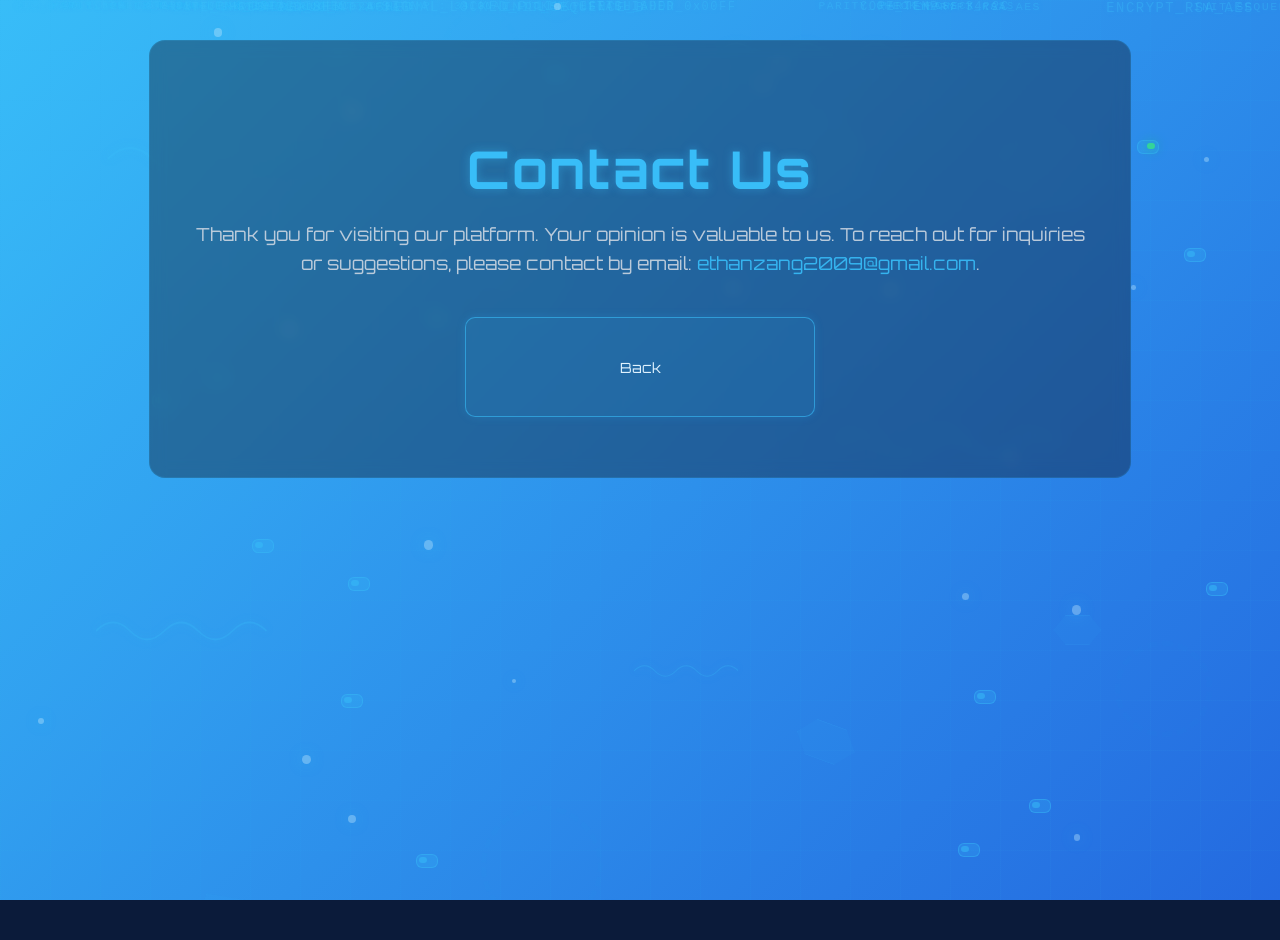
<file: contact.html>
<!DOCTYPE html>
<html lang="en">
<head>
  <meta charset="UTF-8">
  <meta name="viewport" content="width=device-width, initial-scale=1.0, viewport-fit=cover">
  <link href="https://fonts.googleapis.com/css2?family=Orbitron:wght@400;600&display=swap" rel="stylesheet">
  <title>Contact Us - CyanTech</title>
  <link rel="stylesheet" href="style.css">
  <link rel="stylesheet" href="background-effects.css">
</head>
<body>
  <div class="container">
    <h1>Contact Us</h1>
    <p style="line-height: 1.6; margin-bottom: 40px;">
      Thank you for visiting our platform. Your opinion is valuable to us. To reach out for inquiries or suggestions, please contact by email: <a href="mailto:ethanzang2009@gmail.com" style="color: #38bdf8; text-decoration: none;">ethanzang2009@gmail.com</a>.
    </p>
    <div style="display: flex; justify-content: center; margin-top: 30px;">
      <button onclick="NavigationController.goHome()" class="tech-btn" style="width: 350px; height: 100px;">Back</button>
    </div>
  </div>

  <script src="stateManager.js"></script>
  <script src="auth.js"></script>
  <script src="flowRules.js"></script>
  <script src="flowEngine.js"></script>
  <script src="navigationController.js"></script>
  <script src="background-effects.js"></script>
  <script src="app.js"></script>
</body>
</html>
</file>
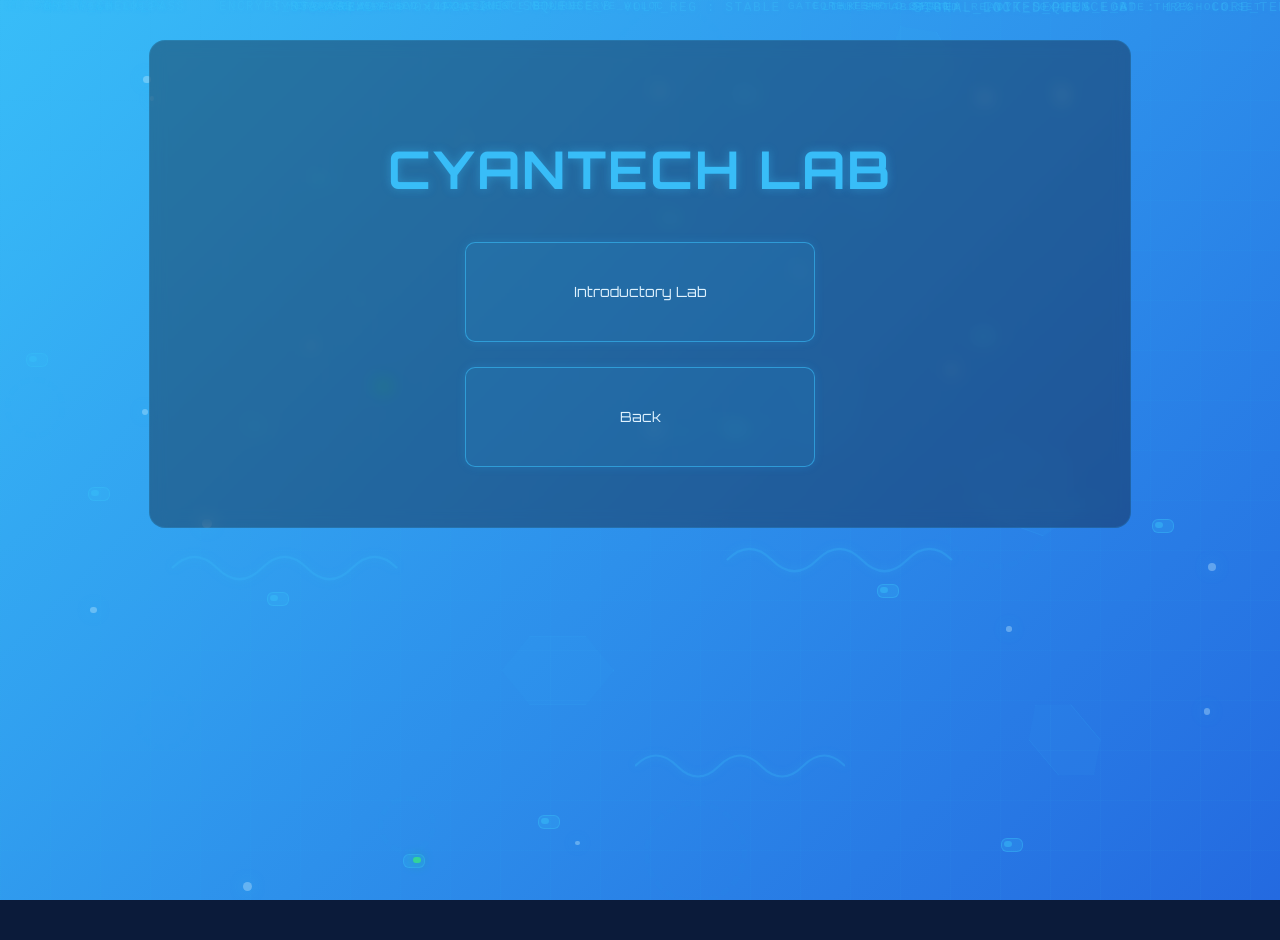
<file: enter-lab.html>
<!DOCTYPE html>
<html lang="en">
<head>
  <meta charset="UTF-8">
  <meta name="viewport" content="width=device-width, initial-scale=1.0, viewport-fit=cover">
  <link href="https://fonts.googleapis.com/css2?family=Orbitron:wght@400;600&display=swap" rel="stylesheet">
  <title>CyanTech Lab</title>
  <link rel="stylesheet" href="style.css">
  <link rel="stylesheet" href="background-effects.css">
</head>
<body>
  <div class="container">
    <h1>CYANTECH LAB</h1>
    <div style="display: flex; flex-direction: column; align-items: center; gap: 25px; margin-top: 40px;">
      <button class="tech-btn" style="width: 350px; height: 100px;" onclick="NavigationController.navigate('INTRO_LAB')">Introductory Lab</button>
      <button class="tech-btn" style="width: 350px; height: 100px;" onclick="NavigationController.goHome()">Back</button>
    </div>
  </div>

  <script src="stateManager.js"></script>
  <script src="auth.js"></script>
  <script src="flowRules.js"></script>
  <script src="flowEngine.js"></script>
  <script src="navigationController.js"></script>
  <script src="background-effects.js"></script>
  <script src="app.js"></script>
</body>
</html>
</file>
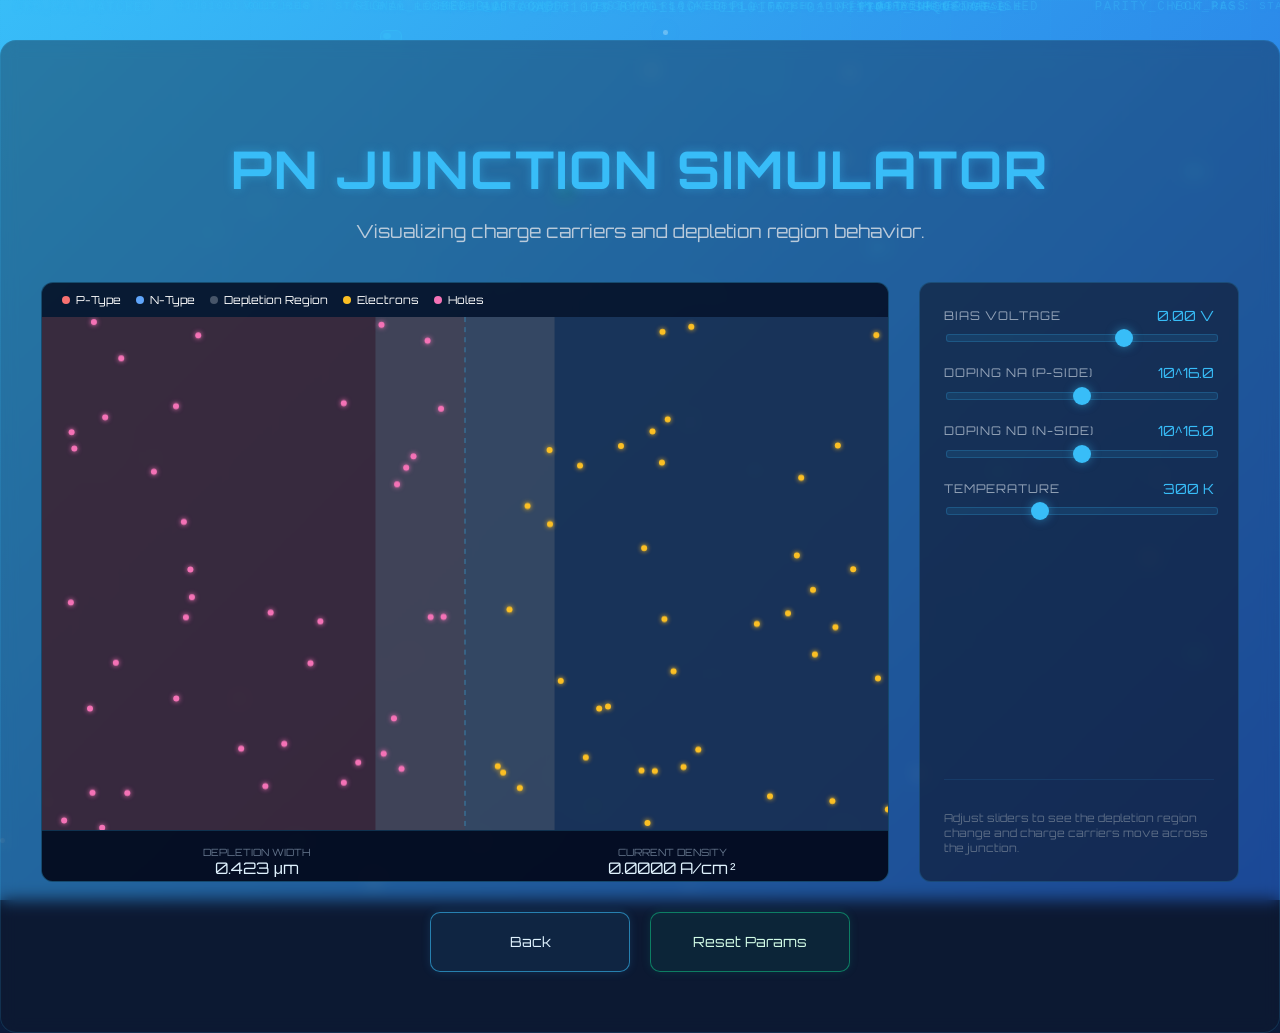
<file: free-simulator.html>
<!DOCTYPE html>
<html lang="en">
<head>
  <meta charset="UTF-8">
  <meta name="viewport" content="width=device-width, initial-scale=1.0, viewport-fit=cover">
  <link href="https://fonts.googleapis.com/css2?family=Orbitron:wght@400;600&family=Inter:wght@400;500&display=swap" rel="stylesheet">
  <title>Free Simulator - CyanTech</title>
  <link rel="stylesheet" href="style.css">
  <link rel="stylesheet" href="background-effects.css">
  <style>
    :root {
      --p-color: #f87171;
      --n-color: #60a5fa;
      --depletion-color: #475569;
      --electron-color: #fbbf24;
      --hole-color: #f472b6;
    }

    .sim-layout {
      display: grid;
      grid-template-columns: 1fr 320px;
      gap: 30px;
      margin-top: 30px;
      height: 600px;
    }

    .visual-viewport {
      background: rgba(2, 6, 23, 0.8);
      border: 1px solid rgba(56, 189, 248, 0.3);
      border-radius: 12px;
      position: relative;
      overflow: hidden;
      display: flex;
      flex-direction: column;
    }

    .canvas-container {
      flex: 1;
      position: relative;
    }

    canvas {
      width: 100%;
      height: 100%;
    }

    .control-panel {
      background: rgba(15, 23, 42, 0.6);
      border: 1px solid rgba(56, 189, 248, 0.2);
      border-radius: 12px;
      padding: 24px;
      display: flex;
      flex-direction: column;
      gap: 20px;
      text-align: left;
    }

    .control-group {
      display: flex;
      flex-direction: column;
      gap: 8px;
    }

    .control-header {
      display: flex;
      justify-content: space-between;
      align-items: center;
    }

    .control-label {
      font-size: 12px;
      color: #94a3b8;
      text-transform: uppercase;
      letter-spacing: 1px;
    }

    .control-value {
      font-family: 'Orbitron', monospace;
      font-size: 14px;
      color: #38bdf8;
    }

    input[type="range"] {
      -webkit-appearance: none;
      width: 100%;
      height: 6px;
      background: rgba(56, 189, 248, 0.1);
      border-radius: 3px;
      outline: none;
      border: 1px solid rgba(56, 189, 248, 0.2);
    }

    input[type="range"]::-webkit-slider-thumb {
      -webkit-appearance: none;
      width: 18px;
      height: 18px;
      background: #38bdf8;
      border-radius: 50%;
      cursor: pointer;
      box-shadow: 0 0 10px rgba(56, 189, 248, 0.5);
    }

    .stats-panel {
      margin-top: auto;
      padding: 15px;
      background: rgba(2, 6, 23, 0.5);
      border-top: 1px solid rgba(56, 189, 248, 0.2);
      display: grid;
      grid-template-columns: 1fr 1fr;
      gap: 15px;
    }

    .stat-item {
      display: flex;
      flex-direction: column;
    }

    .stat-label {
      font-size: 10px;
      color: #64748b;
      text-transform: uppercase;
    }

    .stat-value {
      font-family: 'Orbitron', monospace;
      font-size: 16px;
      color: #e0f2fe;
    }

    .legend {
      display: flex;
      gap: 15px;
      padding: 10px 20px;
      font-size: 11px;
    }

    .legend-item {
      display: flex;
      align-items: center;
      gap: 6px;
    }

    .dot {
      width: 8px;
      height: 8px;
      border-radius: 50%;
    }

    .btn-group {
      display: flex;
      justify-content: center;
      gap: 20px;
      margin-top: 30px;
    }

    @media (max-width: 1000px) {
      .sim-layout {
        grid-template-columns: 1fr;
        height: auto;
      }
      .visual-viewport {
        height: 400px;
      }
    }
  </style>
</head>
<body>
  <div class="container" style="max-width: 1200px;">
    <h1>PN JUNCTION SIMULATOR</h1>
    <p>Visualizing charge carriers and depletion region behavior.</p>

    <div class="sim-layout">
      <div class="visual-viewport">
        <div class="legend">
          <div class="legend-item"><span class="dot" style="background: var(--p-color)"></span> P-Type</div>
          <div class="legend-item"><span class="dot" style="background: var(--n-color)"></span> N-Type</div>
          <div class="legend-item"><span class="dot" style="background: var(--depletion-color)"></span> Depletion Region</div>
          <div class="legend-item"><span class="dot" style="background: var(--electron-color)"></span> Electrons</div>
          <div class="legend-item"><span class="dot" style="background: var(--hole-color)"></span> Holes</div>
        </div>
        <div class="canvas-container">
          <canvas id="simCanvas"></canvas>
        </div>
        <div class="stats-panel">
          <div class="stat-item">
            <span class="stat-label">Depletion Width</span>
            <span id="stat-w" class="stat-value">0.45 µm</span>
          </div>
          <div class="stat-item">
            <span class="stat-label">Current Density</span>
            <span id="stat-j" class="stat-value">0.00 A/cm²</span>
          </div>
        </div>
      </div>

      <div class="control-panel">
        <div class="control-group">
          <div class="control-header">
            <span class="control-label">Bias Voltage</span>
            <span id="val-voltage" class="control-value">0.0 V</span>
          </div>
          <input type="range" id="input-voltage" min="-2" max="1" step="0.05" value="0">
        </div>

        <div class="control-group">
          <div class="control-header">
            <span class="control-label">Doping Na (P-side)</span>
            <span id="val-na" class="control-value">1e16</span>
          </div>
          <input type="range" id="input-na" min="14" max="18" step="0.1" value="16">
        </div>

        <div class="control-group">
          <div class="control-header">
            <span class="control-label">Doping Nd (N-side)</span>
            <span id="val-nd" class="control-value">1e16</span>
          </div>
          <input type="range" id="input-nd" min="14" max="18" step="0.1" value="16">
        </div>

        <div class="control-group">
          <div class="control-header">
            <span class="control-label">Temperature</span>
            <span id="val-temp" class="control-value">300 K</span>
          </div>
          <input type="range" id="input-temp" min="200" max="500" step="10" value="300">
        </div>

        <div style="margin-top: auto; padding-top: 20px; border-top: 1px solid rgba(56, 189, 248, 0.1);">
          <p style="font-size: 11px; color: #64748b; line-height: 1.4; margin-bottom: 0;">
            Adjust sliders to see the depletion region change and charge carriers move across the junction.
          </p>
        </div>
      </div>
    </div>

    <div class="btn-group">
      <button class="tech-btn" style="width: 200px; height: 60px;" onclick="window.history.back()">Back</button>
      <button class="tech-btn success" style="width: 200px; height: 60px;" onclick="resetSim()">Reset Params</button>
    </div>
  </div>

  <script src="stateManager.js"></script>
  <script src="navigationController.js"></script>
  <script src="background-effects.js"></script>
  <script>
    const canvas = document.getElementById('simCanvas');
    const ctx = canvas.getContext('2d');
    
    // UI Elements
    const inputVoltage = document.getElementById('input-voltage');
    const inputNa = document.getElementById('input-na');
    const inputNd = document.getElementById('input-nd');
    const inputTemp = document.getElementById('input-temp');
    
    const valVoltage = document.getElementById('val-voltage');
    const valNa = document.getElementById('val-na');
    const valNd = document.getElementById('val-nd');
    const valTemp = document.getElementById('val-temp');
    
    const statW = document.getElementById('stat-w');
    const statJ = document.getElementById('stat-j');

    // Constants
    const q = 1.602e-19;
    const eps0 = 8.854e-14; // F/cm
    const epsSi = 11.7 * eps0;
    const ni0 = 1.5e10; // at 300K
    const k = 1.38e-23;

    let particles = [];
    let animationId;

    class Particle {
      constructor(type, side) {
        this.type = type; // 'electron' or 'hole'
        this.side = side; // 'p' or 'n'
        this.reset();
      }

      reset() {
        const padding = 20;
        if (this.side === 'p') {
          this.x = Math.random() * (canvas.width/2 - padding);
          this.y = Math.random() * canvas.height;
          this.vx = (Math.random() - 0.5) * 2;
          this.vy = (Math.random() - 0.5) * 2;
        } else {
          this.x = canvas.width/2 + padding + Math.random() * (canvas.width/2 - padding);
          this.y = Math.random() * canvas.height;
          this.vx = (Math.random() - 0.5) * 2;
          this.vy = (Math.random() - 0.5) * 2;
        }
      }

      update(depletionLeft, depletionRight, voltage) {
        this.x += this.vx;
        this.y += this.vy;

        // Bounce off top/bottom
        if (this.y < 0 || this.y > canvas.height) this.vy *= -1;

        // Handle Junction interaction
        if (voltage > 0.4) { // Forward bias - carriers can cross
            if (this.x < 0) this.x = canvas.width;
            if (this.x > canvas.width) this.x = 0;
            // Add some drift
            if (this.type === 'electron') this.vx -= 0.05;
            else this.vx += 0.05;
        } else {
            // Blocked by depletion region
            if (this.side === 'p') {
                if (this.x > depletionLeft - 5) this.vx = -Math.abs(this.vx);
                if (this.x < 0) this.vx = Math.abs(this.vx);
            } else {
                if (this.x < depletionRight + 5) this.vx = Math.abs(this.vx);
                if (this.x > canvas.width) this.vx = -Math.abs(this.vx);
            }
        }
        
        // Speed limit
        const speed = Math.sqrt(this.vx**2 + this.vy**2);
        if (speed > 3) {
            this.vx *= 0.9;
            this.vy *= 0.9;
        }
      }

      draw() {
        ctx.beginPath();
        ctx.arc(this.x, this.y, 3, 0, Math.PI * 2);
        ctx.fillStyle = this.type === 'electron' ? '#fbbf24' : '#f472b6';
        ctx.shadowBlur = 5;
        ctx.shadowColor = ctx.fillStyle;
        ctx.fill();
        ctx.shadowBlur = 0;
      }
    }

    function initParticles() {
      particles = [];
      for (let i = 0; i < 40; i++) {
        particles.push(new Particle('hole', 'p'));
        particles.push(new Particle('electron', 'n'));
      }
    }

    function resize() {
      const rect = canvas.parentElement.getBoundingClientRect();
      canvas.width = rect.width;
      canvas.height = rect.height;
      initParticles();
    }

    function updateSim() {
      const V = parseFloat(inputVoltage.value);
      const Na = Math.pow(10, parseFloat(inputNa.value));
      const Nd = Math.pow(10, parseFloat(inputNd.value));
      const T = parseFloat(inputTemp.value);

      // Update UI
      valVoltage.textContent = V.toFixed(2) + ' V';
      valNa.textContent = '10^' + parseFloat(inputNa.value).toFixed(1);
      valNd.textContent = '10^' + parseFloat(inputNd.value).toFixed(1);
      valTemp.textContent = T + ' K';

      // Physics
      const Vt = (k * T) / q;
      const ni = ni0 * Math.exp(1.12 * q / (2 * k) * (1/300 - 1/T)); // Simplified ni(T)
      const Vbi = Vt * Math.log((Na * Nd) / (ni * ni));
      
      let W = 0;
      if (V < Vbi) {
        W = Math.sqrt((2 * epsSi / q) * (Vbi - V) * (1/Na + 1/Nd));
      }
      
      const xn = W * (Na / (Na + Nd));
      const xp = W * (Nd / (Na + Nd));

      // Scaling for visualization (cm to pixels)
      const scale = canvas.width / (2e-4); // 2um full width
      const wPx = W * scale;
      const xnPx = xn * scale;
      const xpPx = xp * scale;

      const mid = canvas.width / 2;
      const depLeft = mid - xpPx;
      const depRight = mid + xnPx;

      statW.textContent = (W * 1e4).toFixed(3) + ' µm';
      
      // Current Density (Simplified Ideal Diode Equation)
      const Js = 1e-12; // Reverse saturation current density (placeholder)
      const J = Js * (Math.exp(V / Vt) - 1);
      statJ.textContent = J.toFixed(4) + ' A/cm²';

      // Render
      ctx.clearRect(0, 0, canvas.width, canvas.height);

      // Draw Regions
      ctx.fillStyle = 'rgba(248, 113, 113, 0.2)'; // P
      ctx.fillRect(0, 0, mid, canvas.height);
      
      ctx.fillStyle = 'rgba(96, 165, 250, 0.2)'; // N
      ctx.fillRect(mid, 0, canvas.width, canvas.height);

      ctx.fillStyle = 'rgba(71, 85, 105, 0.6)'; // Depletion
      ctx.fillRect(depLeft, 0, xpPx + xnPx, canvas.height);
      
      // Junction Line
      ctx.strokeStyle = 'rgba(56, 189, 248, 0.5)';
      ctx.setLineDash([5, 5]);
      ctx.beginPath();
      ctx.moveTo(mid, 0);
      ctx.lineTo(mid, canvas.height);
      ctx.stroke();
      ctx.setLineDash([]);

      // Particles
      particles.forEach(p => {
        p.update(depLeft, depRight, V);
        p.draw();
      });

      animationId = requestAnimationFrame(updateSim);
    }

    function resetSim() {
      inputVoltage.value = 0;
      inputNa.value = 16;
      inputNd.value = 16;
      inputTemp.value = 300;
    }

    window.addEventListener('resize', resize);
    
    // Initial Run
    resize();
    updateSim();

  </script>
</body>
</html>
</file>
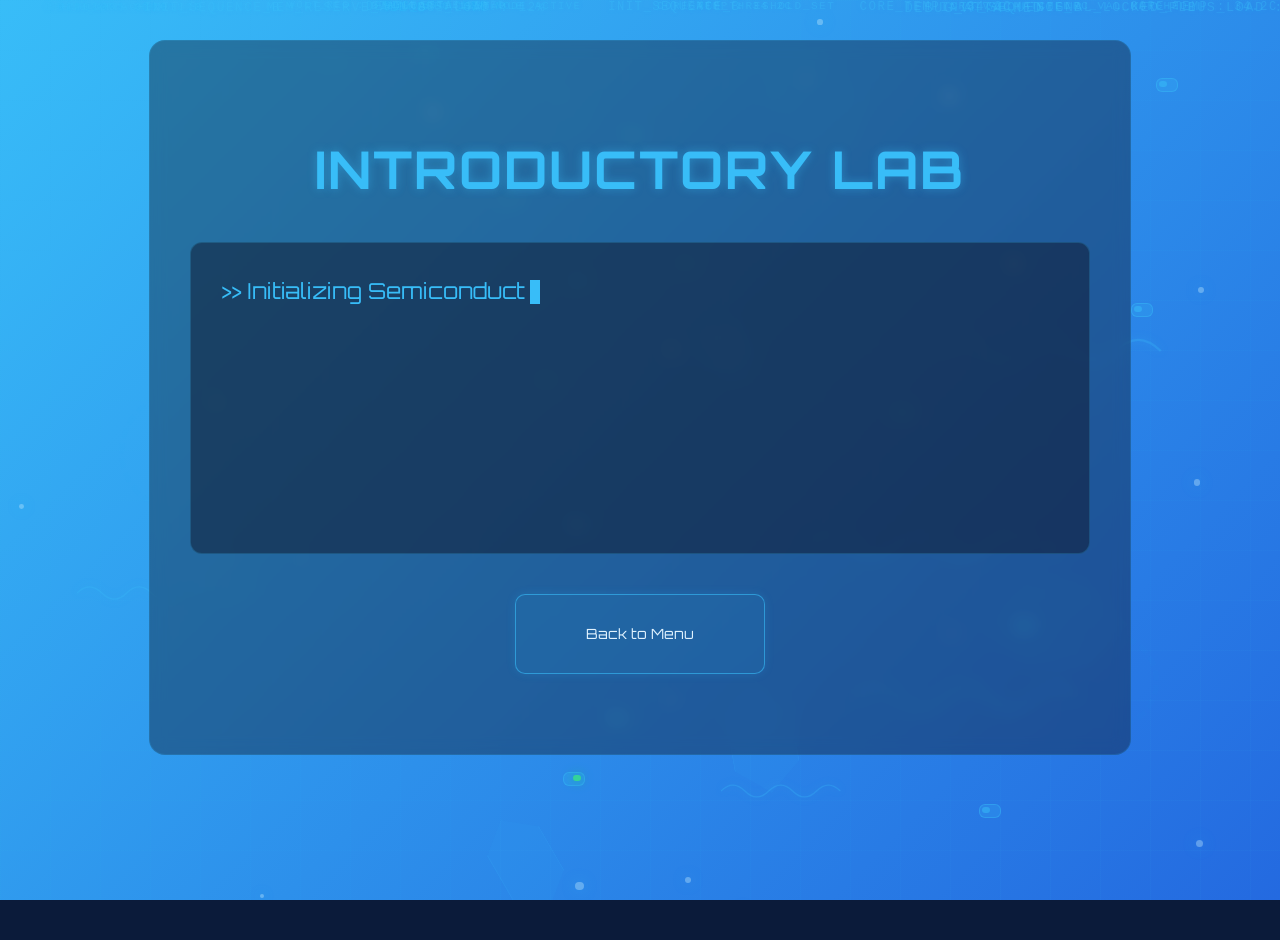
<file: intro-lab.html>
<!DOCTYPE html>
<html lang="en">
<head>
  <meta charset="UTF-8">
  <meta name="viewport" content="width=device-width, initial-scale=1.0, viewport-fit=cover">
  <link href="https://fonts.googleapis.com/css2?family=Orbitron:wght@400;600&display=swap" rel="stylesheet">
  <title>Introductory Lab - CyanTech</title>
  <link rel="stylesheet" href="style.css">
  <style>
    .typewriter-container {
      margin-top: 40px;
      font-size: 22px;
      color: #38bdf8;
      min-height: 250px;
      line-height: 1.6;
      text-align: left;
      padding: 30px;
      background: rgba(15, 23, 42, 0.5);
      border-radius: 12px;
      border: 1px solid rgba(56, 189, 248, 0.2);
      font-family: 'Orbitron', monospace;
      white-space: pre-wrap;
      overflow-y: auto;
    }

    .cursor {
      display: inline-block;
      width: 10px;
      height: 24px;
      background-color: #38bdf8;
      margin-left: 5px;
      animation: blink 0.7s infinite;
      vertical-align: middle;
    }

    @keyframes blink {
      0%, 100% { opacity: 1; }
      50% { opacity: 0; }
    }

    .action-area {
      display: flex;
      justify-content: center;
      margin-top: 40px;
      gap: 20px;
      min-height: 100px;
    }

    .hidden {
      display: none !important;
    }
  </style>
  <link rel="stylesheet" href="background-effects.css">
</head>
<body>
  <div class="container">
    <h1>INTRODUCTORY LAB</h1>
    <div id="intro-text" class="typewriter-container"></div>
    
    <div class="action-area">
      <button id="next-btn" class="tech-btn hidden" style="width: 250px; height: 80px;">Next</button>
      <button id="ok-btn" class="tech-btn hidden" style="width: 250px; height: 80px;">OK</button>
      <button id="back-btn" class="tech-btn" style="width: 250px; height: 80px;" onclick="NavigationController.navigate('LAB')">Back to Menu</button>
    </div>
  </div>

  <script src="stateManager.js"></script>
  <script src="auth.js"></script>
  <script src="flowRules.js"></script>
  <script src="flowEngine.js"></script>
  <script src="navigationController.js"></script>
  <script>
    const container = document.getElementById("intro-text");
    const nextBtn = document.getElementById("next-btn");
    const okBtn = document.getElementById("ok-btn");
    const backBtn = document.getElementById("back-btn");

    const stages = [
      {
        text: ">> Initializing Semiconductor Research Environment...\n>> Connection to COSMOS-CORE established...\n>> Access Granted.\n\nWelcome, Engineer.\nYour introductory module is ready for access.",
        next: 1
      },
      {
        text: "This is the beginning of your journey towards mastering semiconductor materials and device engineering.\n\nThis Lab will present to you the basic foundational knowledge that you will apply for the rest of your journey.",
        next: 2,
        pauseAfterFirstLine: true
      },
      {
        text: "Hmm... it seems like MrCyanTech has not developed this far yet. Please check again another time!",
        final: true
      }
    ];

    let currentStage = 0;
    let charIndex = 0;
    let typing = false;

    function typeWriter(text, callback) {
      typing = true;
      if (charIndex < text.length) {
        const char = text.charAt(charIndex);
        container.innerHTML = text.substring(0, charIndex + 1) + '<span class="cursor"></span>';
        charIndex++;
        
        // Handle the specific pause requested in stage 1 (the second stage in 0-index)
        if (stages[currentStage].pauseAfterFirstLine && char === '\n' && text.substring(0, charIndex).includes("engineering.")) {
           setTimeout(() => typeWriter(text, callback), 1500); // 1.5s pause
        } else {
           setTimeout(() => typeWriter(text, callback), 40);
        }
      } else {
        container.innerHTML = text + '<span class="cursor"></span>';
        typing = false;
        charIndex = 0;
        if (callback) callback();
      }
    }

    function startStage(index) {
      currentStage = index;
      container.innerHTML = '<span class="cursor"></span>';
      nextBtn.classList.add("hidden");
      okBtn.classList.add("hidden");
      
      const stage = stages[index];
      typeWriter(stage.text, () => {
        if (stage.final) {
          okBtn.classList.remove("hidden");
        } else {
          nextBtn.classList.remove("hidden");
        }
      });
    }

    nextBtn.addEventListener("click", () => {
      if (typing) return;
      startStage(currentStage + 1);
    });

    okBtn.addEventListener("click", () => {
      NavigationController.navigate('LAB');
    });

    window.onload = () => {
      setTimeout(() => startStage(0), 500);
    };
  </script>
  <script src="background-effects.js"></script>
  <script src="app.js"></script>
</body>
</html>
</file>
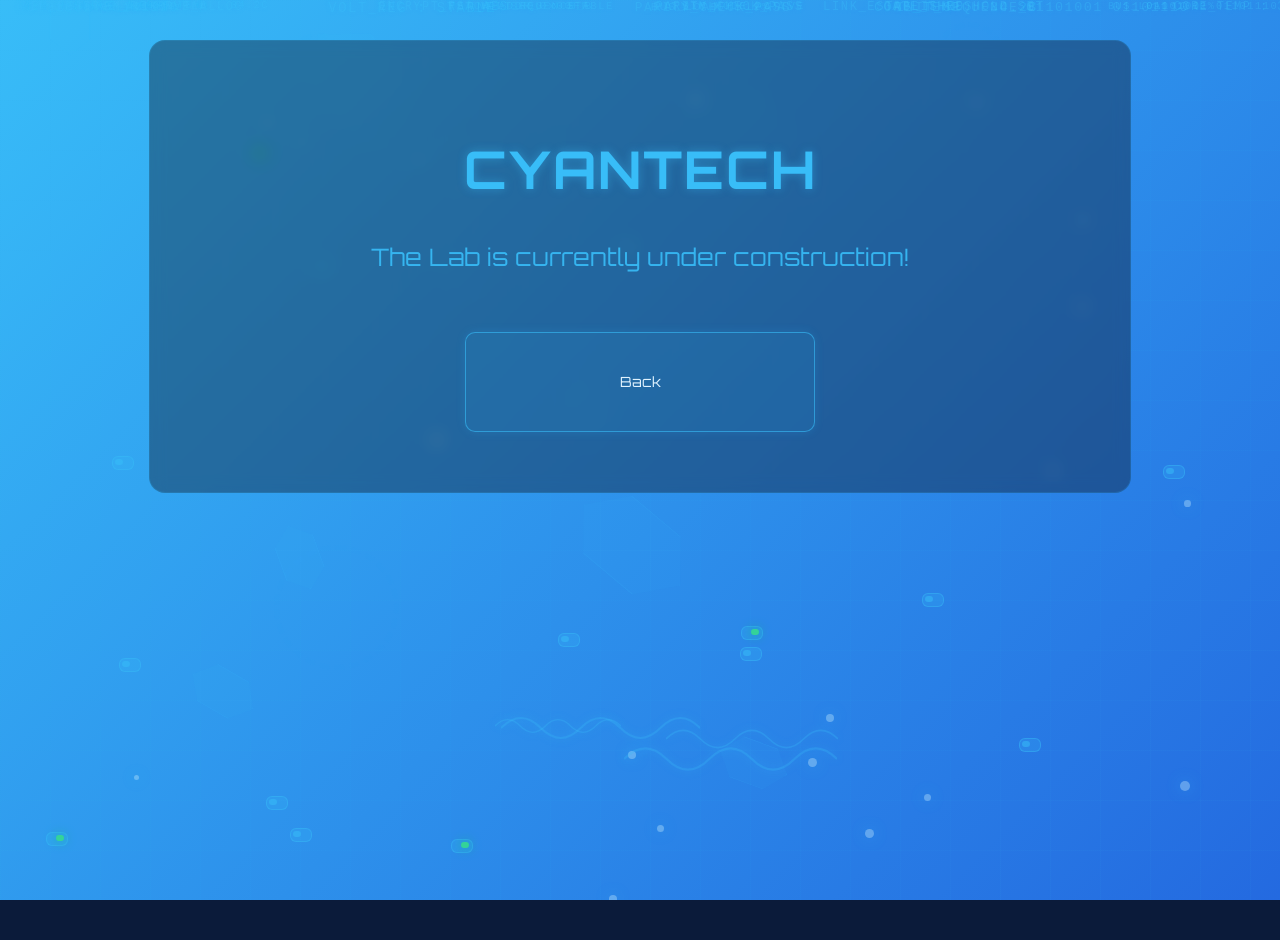
<file: lab-construction.html>
<!DOCTYPE html>
<html lang="en">
<head>
  <meta charset="UTF-8">
  <meta name="viewport" content="width=device-width, initial-scale=1.0, viewport-fit=cover">
  <link href="https://fonts.googleapis.com/css2?family=Orbitron:wght@400;600&display=swap" rel="stylesheet">
  <title>Lab Construction - CyanTech</title>
  <link rel="stylesheet" href="style.css">
  <link rel="stylesheet" href="background-effects.css">
</head>
<body>
  <div class="container">
    <h1>CYANTECH</h1>
    <p style="font-size: 24px; color: #38bdf8; margin-top: 40px; margin-bottom: 60px;">
      The Lab is currently under construction!
    </p>
    <div style="display: flex; justify-content: center; margin-top: 30px;">
      <button onclick="NavigationController.goHome()" class="tech-btn" style="width: 350px; height: 100px;">Back</button>
    </div>
  </div>

  <script src="stateManager.js"></script>
  <script src="auth.js"></script>
  <script src="flowRules.js"></script>
  <script src="flowEngine.js"></script>
  <script src="navigationController.js"></script>
  <script src="background-effects.js"></script>
  <script src="app.js"></script>
</body>
</html>
</file>
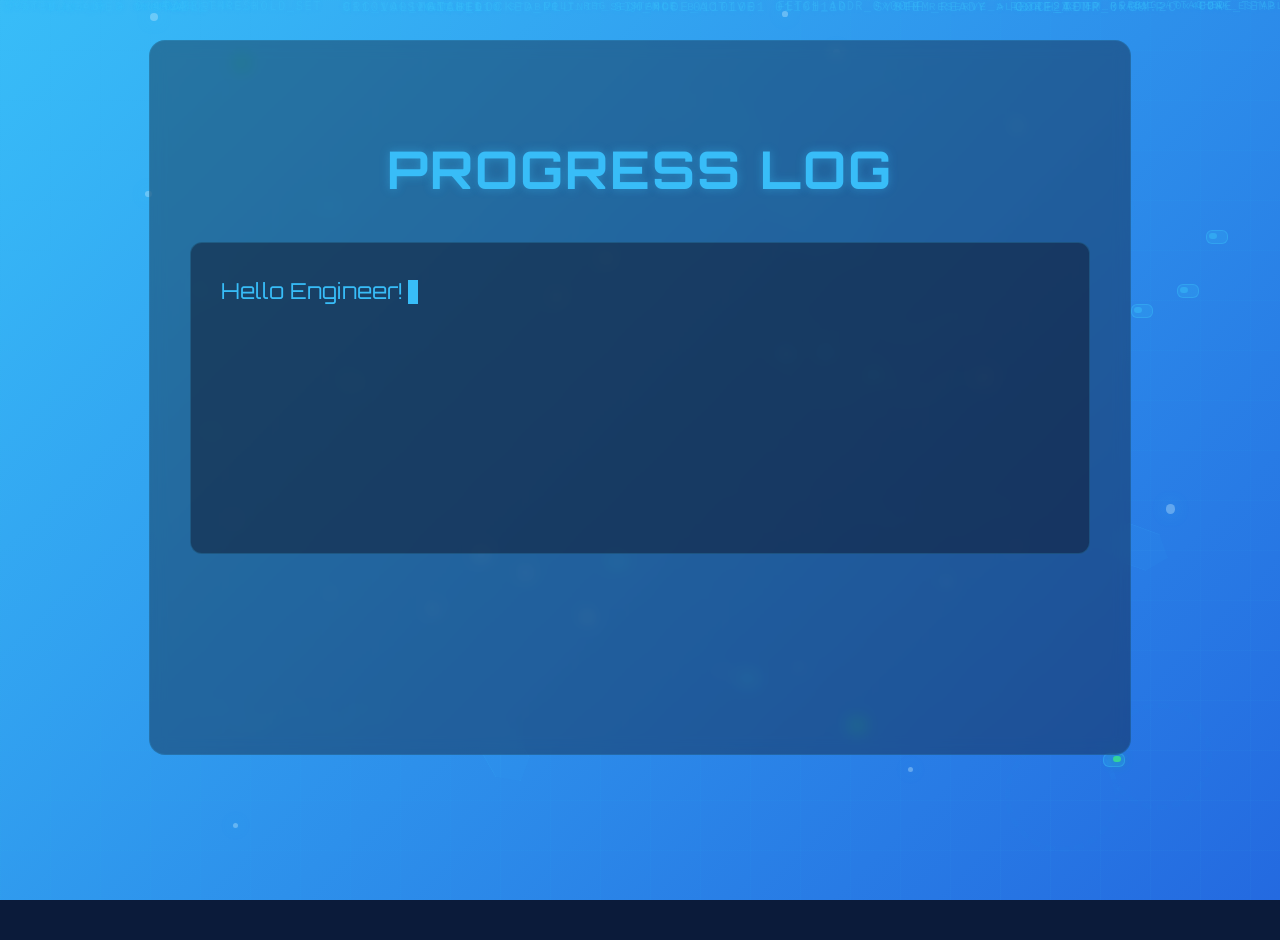
<file: progress-log.html>
<!DOCTYPE html>
<html lang="en">

<head>
  <meta charset="UTF-8">
  <meta name="viewport" content="width=device-width, initial-scale=1.0, viewport-fit=cover">
  <link href="https://fonts.googleapis.com/css2?family=Orbitron:wght@400;600&display=swap" rel="stylesheet">
  <title>Progress Log - CyanTech</title>
  <link rel="stylesheet" href="style.css">
  <style>
    .typewriter-container {
      margin-top: 40px;
      font-size: 22px;
      color: #38bdf8;
      min-height: 250px;
      line-height: 1.6;
      text-align: left;
      padding: 30px;
      background: rgba(15, 23, 42, 0.5);
      border-radius: 12px;
      border: 1px solid rgba(56, 189, 248, 0.2);
      font-family: 'Orbitron', monospace;
      white-space: pre-wrap;
    }

    .cursor {
      display: inline-block;
      width: 10px;
      height: 24px;
      background-color: #38bdf8;
      margin-left: 5px;
      animation: blink 0.7s infinite;
      vertical-align: middle;
    }

    @keyframes blink {

      0%,
      100% {
        opacity: 1;
      }

      50% {
        opacity: 0;
      }
    }

    .action-area {
      display: flex;
      justify-content: center;
      margin-top: 40px;
      gap: 20px;
      min-height: 100px;
    }

    .hidden {
      display: none !important;
    }
  </style>
  <link rel="stylesheet" href="background-effects.css">
</head>

<body>
  <div class="container">
    <h1>PROGRESS LOG</h1>
    <div id="log-text" class="typewriter-container"></div>

    <div id="action-area" class="action-area">
      <button id="yes-btn" class="tech-btn hidden" style="width: 200px; height: 80px;">Yes</button>
      <button id="no-btn" class="tech-btn hidden" style="width: 200px; height: 80px;">No</button>
    </div>
  </div>

  <script src="stateManager.js"></script>
  <script src="auth.js"></script>
  <script src="flowRules.js"></script>
  <script src="flowEngine.js"></script>
  <script src="navigationController.js"></script>
  <script src="background-effects.js"></script>
  <script src="aiController.js"></script>
  <script src="app.js"></script>
  <script>
    const container = document.getElementById("log-text");
    const yesBtn = document.getElementById("yes-btn");
    const noBtn = document.getElementById("no-btn");

    let i = 0;
    let typing = false;

    function typeWriter(text, callback) {
      typing = true;
      if (i < text.length) {
        const char = text.charAt(i);
        container.innerHTML = text.substring(0, i + 1) + '<span class="cursor"></span>';
        i++;

        // Handle the pause after "Hello Engineer!"
        if (char === '!' && text.includes("Hello Engineer")) {
          setTimeout(() => typeWriter(text, callback), 1200);
        } else {
          setTimeout(() => typeWriter(text, callback), 40);
        }
      } else {
        container.innerHTML = text + '<span class="cursor"></span>';
        typing = false;
        i = 0;
        if (callback) callback();
      }
    }

    const introText = "Hello Engineer!\n\nThis is where you see your progress and accomplishments from your journey. Would you like to see yours?";

    function startSequence() {
      typeWriter(introText, () => {
        yesBtn.classList.remove("hidden");
        noBtn.classList.remove("hidden");
      });
    }

    yesBtn.addEventListener("click", () => {
      yesBtn.classList.add("hidden");
      noBtn.classList.add("hidden");
      const text = "Hmmm... This hasn't been set up yet. MrCyanTech is working on it. Come back later!";
      typeWriter(text, () => {
        setTimeout(() => NavigationController.goHome(), 2500);
      });
    });

    noBtn.addEventListener("click", () => {
      yesBtn.classList.add("hidden");
      noBtn.classList.add("hidden");
      const text = "Alright. Sending you back now.";
      typeWriter(text, () => {
        setTimeout(() => NavigationController.goHome(), 2500);
      });
    });

    window.onload = () => {
      setTimeout(startSequence, 600);
    };
  </script>
</body>

</html>
</file>
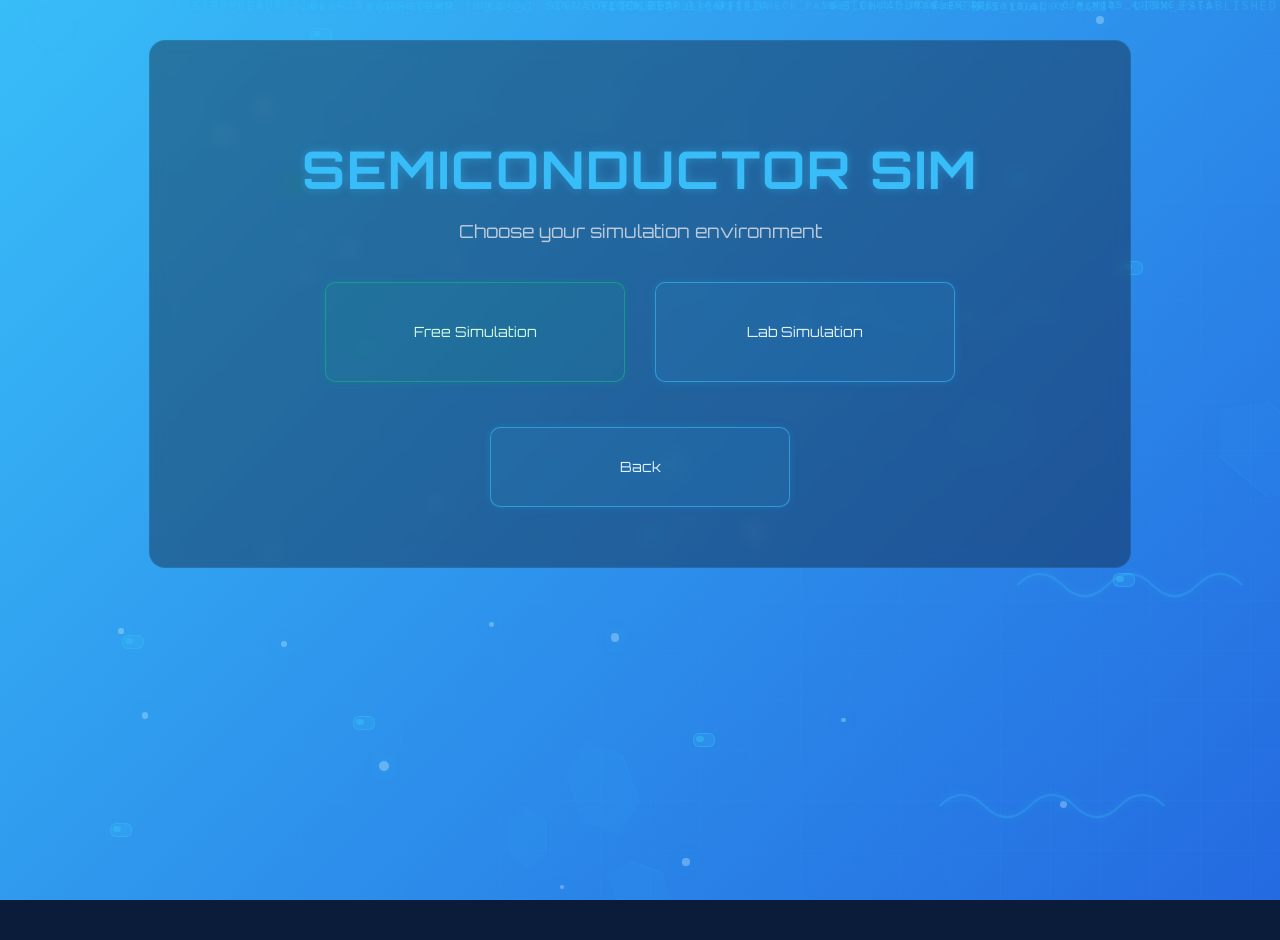
<file: semiconductor-sim.html>
<!DOCTYPE html>
<html lang="en">
<head>
  <meta charset="UTF-8">
  <meta name="viewport" content="width=device-width, initial-scale=1.0, viewport-fit=cover">
  <link href="https://fonts.googleapis.com/css2?family=Orbitron:wght@400;600&display=swap" rel="stylesheet">
  <title>Semiconductor Simulation - CyanTech</title>
  <link rel="stylesheet" href="style.css">
  <link rel="stylesheet" href="background-effects.css">
</head>
<body>
  <div class="container">
    <h1>SEMICONDUCTOR SIM</h1>
    <p>Choose your simulation environment</p>
    
    <div style="display: flex; flex-direction: column; align-items: center; gap: 25px; margin-top: 40px;">
      <div style="display: flex; gap: 30px;">
        <button class="tech-btn success" style="width: 300px; height: 100px;" onclick="NavigationController.navigate('SIM_PLACEHOLDER', { type: 'free' })">Free Simulation</button>
        <button class="tech-btn" style="width: 300px; height: 100px;" onclick="NavigationController.navigate('SIM_PLACEHOLDER', { type: 'lab' })">Lab Simulation</button>
      </div>
      <button onclick="NavigationController.goHome()" class="tech-btn" style="width: 300px; height: 80px; margin-top: 20px;">Back</button>
    </div>
  </div>

  <script src="stateManager.js"></script>
  <script src="auth.js"></script>
  <script src="flowRules.js"></script>
  <script src="flowEngine.js"></script>
  <script src="navigationController.js"></script>
  <script src="background-effects.js"></script>
  <script src="aiController.js"></script>
  <script src="app.js"></script>
</body>
</html>
</file>
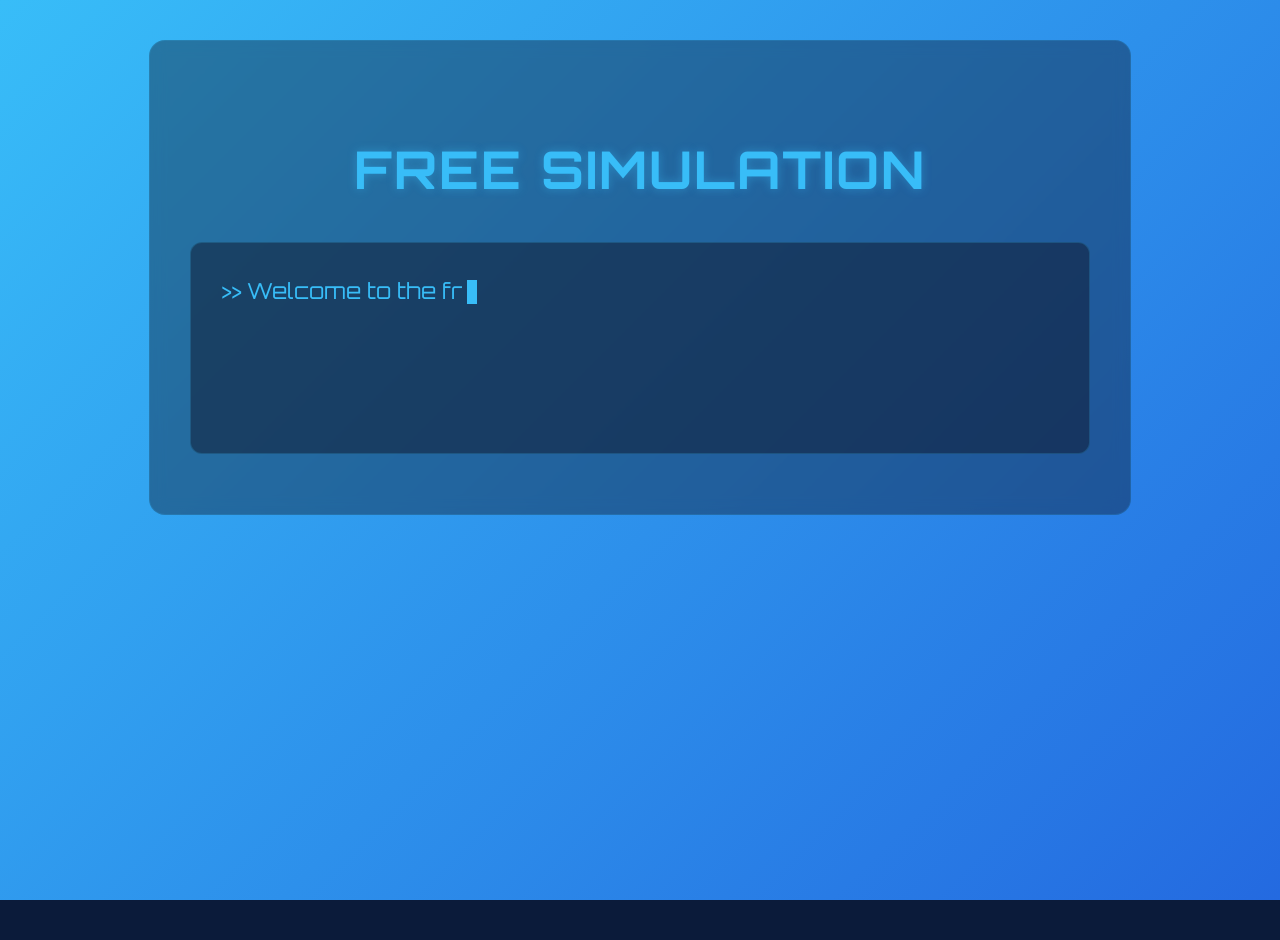
<file: sim-placeholder.html>
<!DOCTYPE html>
<html lang="en">
<head>
  <meta charset="UTF-8">
  <meta name="viewport" content="width=device-width, initial-scale=1.0, viewport-fit=cover">
  <link href="https://fonts.googleapis.com/css2?family=Orbitron:wght@400;600&display=swap" rel="stylesheet">
  <title>Simulation - CyanTech</title>
  <link rel="stylesheet" href="style.css">
  <style>
    .typewriter-container {
      margin-top: 40px;
      font-size: 22px;
      color: #38bdf8;
      min-height: 150px;
      line-height: 1.6;
      text-align: left;
      padding: 30px;
      background: rgba(15, 23, 42, 0.5);
      border-radius: 12px;
      border: 1px solid rgba(56, 189, 248, 0.2);
      font-family: 'Orbitron', monospace;
      white-space: pre-wrap;
    }

    .cursor {
      display: inline-block;
      width: 10px;
      height: 24px;
      background-color: #38bdf8;
      margin-left: 5px;
      animation: blink 0.7s infinite;
      vertical-align: middle;
    }

    @keyframes blink {
      0%, 100% { opacity: 1; }
      50% { opacity: 0; }
    }

    .hidden {
      display: none !important;
    }
  </style>
  <link rel="stylesheet" href="background-effects.css">
</head>
<body>
  <div class="container">
    <h1 id="sim-title">SIMULATION</h1>
    <div id="sim-text" class="typewriter-container"></div>
    
    <div id="btn-group" class="hidden" style="justify-content: center; gap: 30px; margin-top: 50px;">
      <button id="enter-btn" class="tech-btn success" style="width: 300px; height: 100px;" onclick="NavigationController.navigate('FREE_SIMULATOR')">Enter</button>
      <button id="back-btn" class="tech-btn" style="width: 300px; height: 100px;" onclick="NavigationController.goHome()">Back</button>
    </div>
  </div>

  <script src="stateManager.js"></script>
  <script src="auth.js"></script>
  <script src="flowRules.js"></script>
  <script src="flowEngine.js"></script>
  <script src="navigationController.js"></script>
  <script>
    const urlParams = new URLSearchParams(window.location.search);
    const simType = urlParams.get('type') || 'free';
    const simTitle = simType.toUpperCase() + ' SIMULATION';
    document.getElementById('sim-title').textContent = simTitle;

    const container = document.getElementById("sim-text");
    const btnGroup = document.getElementById("btn-group");
    const text = `>> Welcome to the ${simType} simulator.\n\n>> This is where you can freely experiment and fulfill your curiosities when not working in the lab.`;
    let i = 0;

    function typeWriter() {
      if (i < text.length) {
        const char = text.charAt(i);
        container.innerHTML = text.substring(0, i + 1) + '<span class="cursor"></span>';
        i++;
        
        // Pause detection (optional, but requested "pause" in flow)
        if (char === '.' && text.substring(i-10, i).includes("simulator")) {
          setTimeout(typeWriter, 1200);
        } else {
          setTimeout(typeWriter, 40);
        }
      } else {
        container.innerHTML = text + '<span class="cursor"></span>';
        btnGroup.style.display = 'flex';
        btnGroup.classList.remove("hidden");
      }
    }

    window.onload = () => {
      setTimeout(typeWriter, 500);
    };
  </script>
</body>
</html>
</file>
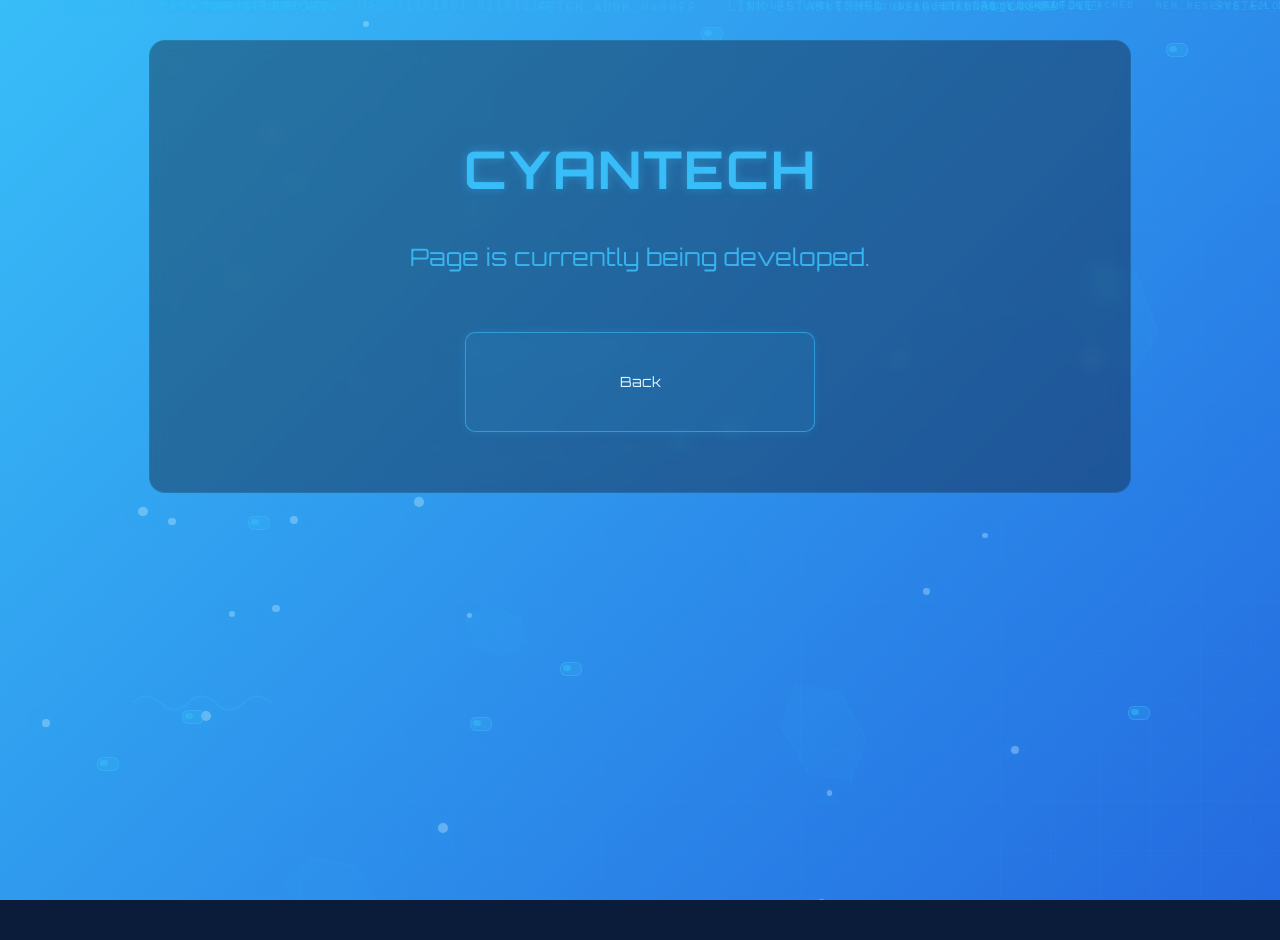
<file: under-development.html>
<!DOCTYPE html>
<html lang="en">
<head>
  <meta charset="UTF-8">
  <meta name="viewport" content="width=device-width, initial-scale=1.0, viewport-fit=cover">
  <link href="https://fonts.googleapis.com/css2?family=Orbitron:wght@400;600&display=swap" rel="stylesheet">
  <title>Under Development - CyanTech</title>
  <link rel="stylesheet" href="style.css">
  <link rel="stylesheet" href="background-effects.css">
</head>
<body>
  <div class="container">
    <h1>CYANTECH</h1>
    <p style="font-size: 24px; color: #38bdf8; margin-top: 40px; margin-bottom: 60px;">
      Page is currently being developed.
    </p>
    <div style="display: flex; justify-content: center; margin-top: 30px;">
      <button onclick="NavigationController.goHome()" class="tech-btn" style="width: 350px; height: 100px;">Back</button>
    </div>
  </div>
  <script src="stateManager.js"></script>
  <script src="auth.js"></script>
  <script src="flowRules.js"></script>
  <script src="flowEngine.js"></script>
  <script src="navigationController.js"></script>
  <script src="background-effects.js"></script>
  <script src="app.js"></script>
</body>
</html>
</file>
<file: style.css>
html {
  margin: 0;
  height: 100%;
  background: #0b1b3a;
}

body {
  position: relative;
  margin: 0;
  height: 100%;
  min-height: 100dvh;
  overflow-y: auto;
  overflow-x: hidden;
  -webkit-overflow-scrolling: touch;
  overscroll-behavior-y: none;
  color: white;
  text-align: center;
  font-family: 'Orbitron', sans-serif;
}

body::before {
  content: "";
  position: fixed;
  inset: 0;
  z-index: -1;
  pointer-events: none;
  background: linear-gradient(-45deg, #0b1b3a, #0f2a5f, #1d4ed8, #38bdf8);
  background-size: 400% 400%;
  animation: gradientMove 12s ease infinite;
}

@keyframes gradientMove {
  0% {
    background-position: 0% 50%;
  }
  50% {
    background-position: 100% 50%;
  }
  100% {
    background-position: 0% 50%;
  }
}

.container {
  max-width: 900px;
  margin: 40px auto;
  padding: 60px 40px;

  background: rgba(15, 23, 42, 0.4);
  backdrop-filter: blur(8px);

  border: 1px solid rgba(56, 189, 248, 0.15);
  border-radius: 16px;

  text-align: center;
}

.container.secondary-container {
  padding: 30px 40px;
}

.quote-container {
  display: flex;
  align-items: center;
  gap: 40px;
  max-width: 900px;
  margin: 40px auto;
  padding: 0;
  background: rgba(15, 23, 42, 0.4);
  backdrop-filter: blur(8px);
  border: 1px solid rgba(56, 189, 248, 0.15);
  border-radius: 16px;
  text-align: left;
  overflow: hidden;
}

.quote-image {
  width: 300px;
  height: 100%;
  object-fit: cover;
  border-right: 1px solid rgba(56, 189, 248, 0.15);
}

.quote-content {
  padding: 40px;
  flex: 1;
}

.quote-text {
  font-size: 22px;
  line-height: 1.5;
  color: #e0f2fe;
  margin-bottom: 20px;
  font-style: italic;
}

.quote-author {
  font-size: 18px;
  color: #38bdf8;
  font-weight: 600;
  letter-spacing: 1px;
}

.top-auth-nav {
  position: fixed;
  top: 30px;
  left: 30px;
  right: 30px;
  display: flex;
  justify-content: space-between;
  z-index: 100;
  pointer-events: none;
}

.top-auth-nav button {
  pointer-events: auto;
}

#signup-btn, #logout-btn {
  margin-left: auto;
}

h1 {
  font-size: 52px;
  color: #38bdf8;
  letter-spacing: 2px;
  text-shadow: 0 0 10px rgba(56,189,248,0.4);
  margin-bottom: 10px;
}

p {
  font-size: 18px;
  color: #cbd5e1;
  opacity: 0.9;
  margin-bottom: 40px;
}

/* GRID BUTTONS */
.button-grid {
  display: grid;
  grid-template-columns: repeat(2, 350px);
  grid-template-rows: repeat(2, 100px);
  gap: 40px;
  justify-content: center;
  margin-top: 30px;
}

.button-grid.single-row {
  grid-template-rows: 100px;
}

/* MAIN TECH BUTTONS */
.tech-btn {
  font-family: 'Orbitron', sans-serif;
  font-size: 14px;
  color: #e0f2fe;
  background: rgba(56, 189, 248, 0.08);
  border: 1px solid rgba(56, 189, 248, 0.6);
  border-radius: 10px;
  cursor: pointer;
  transition: all 0.25s ease;
  box-shadow: 0 0 10px rgba(56, 189, 248, 0.15);
}

.tech-btn:hover {
  background: rgba(56, 189, 248, 0.25);
  transform: translateY(-3px);
  box-shadow: 0 0 18px rgba(56, 189, 248, 0.4);
}

.tech-btn.success {
  color: #d1fae5;
  background: rgba(16, 185, 129, 0.08);
  border: 1px solid rgba(16, 185, 129, 0.6);
  box-shadow: 0 0 10px rgba(16, 185, 129, 0.15);
}

.tech-btn.success:hover {
  background: rgba(16, 185, 129, 0.25);
  border-color: rgba(16, 185, 129, 0.8);
  box-shadow: 0 0 18px rgba(16, 185, 129, 0.4);
}

/* LOGIN BUTTON STACK */
.auth-buttons {
  display: flex;
  flex-direction: column;
  gap: 15px;
  margin-top: 50px;
  align-items: center;
}

/* LOGIN / SIGNUP BUTTONS */
.tech-btn.secondary {
  width: 350px;
  height: 100px;
}

.nav-btn {
  width: 180px;
  height: 60px;
  font-size: 16px;
  font-weight: 600;
  box-shadow: 0 0 15px rgba(56, 189, 248, 0.25);
}

.auth-panel {
  margin: 40px auto 0;
  max-width: 500px;
  padding: 24px;
  border: 1px solid rgba(56, 189, 248, 0.2);
  border-radius: 12px;
  background: rgba(2, 6, 23, 0.45);
}

.auth-actions {
  display: flex;
  justify-content: center;
  flex-wrap: wrap;
  gap: 12px;
  margin-top: 20px;
}

.auth-actions .nav-btn {
  width: 140px;
  height: 50px;
  font-size: 14px;
}

.auth-panel h2 {
  margin: 0 0 16px;
  color: #7dd3fc;
  font-size: 24px;
}

#auth-form {
  display: flex;
  flex-direction: column;
  gap: 12px;
}

#auth-form input {
  height: 44px;
  border: 1px solid rgba(56, 189, 248, 0.4);
  border-radius: 8px;
  background: rgba(15, 23, 42, 0.7);
  color: #e0f2fe;
  padding: 0 12px;
  font-family: Arial, sans-serif;
}

#auth-form input::placeholder {
  color: #94a3b8;
}

#auth-form input:disabled,
#auth-form button:disabled {
  opacity: 0.65;
  cursor: not-allowed;
}

#auth-submit {
  height: 44px;
}

.auth-status {
  margin: 16px 0 0;
  color: #bae6fd;
  min-height: 22px;
}

.auth-status.error {
  color: #fca5a5;
}

.logout-btn {
  margin-top: 14px;
  width: 100%;
  height: 44px;
}

/* AI CHAT WIDGET */
.ai-chat-widget {
  position: fixed;
  bottom: 30px;
  right: 30px;
  z-index: 1000;
  font-family: 'Orbitron', sans-serif;
}

.ai-chat-toggle {
  width: 60px;
  height: 60px;
  border-radius: 50%;
  background: rgba(56, 189, 248, 0.2);
  border: 2px solid rgba(56, 189, 248, 0.6);
  color: #38bdf8;
  font-size: 20px;
  font-weight: bold;
  cursor: pointer;
  box-shadow: 0 0 15px rgba(56, 189, 248, 0.3);
  transition: all 0.3s cubic-bezier(0.4, 0, 0.2, 1);
  display: flex;
  align-items: center;
  justify-content: center;
}

.ai-chat-toggle:hover {
  transform: scale(1.1) rotate(5deg);
  background: rgba(56, 189, 248, 0.3);
  box-shadow: 0 0 25px rgba(56, 189, 248, 0.5);
}

.ai-chat-container {
  position: absolute;
  bottom: 80px;
  right: 0;
  width: 350px;
  height: 500px;
  background: rgba(15, 23, 42, 0.9);
  backdrop-filter: blur(12px);
  border: 1px solid rgba(56, 189, 248, 0.3);
  border-radius: 16px;
  display: flex;
  flex-direction: column;
  overflow: hidden;
  box-shadow: 0 10px 40px rgba(0, 0, 0, 0.5);
  transition: all 0.4s cubic-bezier(0.4, 0, 0.2, 1);
  transform-origin: bottom right;
}

.ai-chat-container.hidden {
  opacity: 0;
  transform: scale(0.8) translateY(20px);
  pointer-events: none;
}

.ai-chat-header {
  padding: 15px 20px;
  background: rgba(56, 189, 248, 0.1);
  border-bottom: 1px solid rgba(56, 189, 248, 0.2);
  display: flex;
  justify-content: space-between;
  align-items: center;
  color: #38bdf8;
  font-size: 14px;
}

.close-btn {
  background: none;
  border: none;
  color: #94a3b8;
  font-size: 24px;
  cursor: pointer;
  line-height: 1;
}

.close-btn:hover {
  color: #fca5a5;
}

.ai-chat-messages {
  flex: 1;
  padding: 20px;
  overflow-y: auto;
  display: flex;
  flex-direction: column;
  gap: 15px;
  scrollbar-width: thin;
  scrollbar-color: rgba(56, 189, 248, 0.2) transparent;
}

.ai-message {
  padding: 10px 14px;
  border-radius: 12px;
  font-size: 13px;
  max-width: 80%;
  line-height: 1.5;
  font-family: sans-serif;
}

.ai-message.ai {
  align-self: flex-start;
  background: rgba(56, 189, 248, 0.1);
  border: 1px solid rgba(56, 189, 248, 0.2);
  color: #e0f2fe;
  border-bottom-left-radius: 2px;
}

/* AI Loading Indicator */
.loading-indicator {
  font-style: italic;
  color: #7dd3fc;
  opacity: 0.8;
}
.loading-indicator .dots {
  display: inline-block;
  overflow: hidden;
  vertical-align: bottom;
  animation: dots-blink 1.5s infinite steps(4, end);
  width: 0px;
}
@keyframes dots-blink {
  to {
    width: 1.25em;
  }
}

.ai-message.user {
  align-self: flex-end;
  background: rgba(56, 189, 248, 0.3);
  color: white;
  border-bottom-right-radius: 2px;
}

/* AI Message Markdown Formatting */
.ai-message strong {
  color: var(--color-cyan, #00f3ff);
  font-weight: 600;
}
.ai-message em {
  font-style: italic;
  color: #bae6fd;
}
.ai-message u {
  text-decoration: underline;
  text-decoration-color: #38bdf8;
}
.ai-message .inline-code {
  background: rgba(15, 23, 42, 0.8);
  color: #7dd3fc;
  padding: 2px 5px;
  border-radius: 4px;
  font-family: monospace;
  font-size: 0.9em;
  border: 1px solid rgba(56, 189, 248, 0.2);
}
.ai-message pre {
  background: rgba(2, 6, 23, 0.9);
  padding: 12px;
  border-radius: 8px;
  overflow-x: auto;
  border: 1px solid rgba(56, 189, 248, 0.2);
  margin: 8px 0;
}
.ai-message pre code {
  color: #e0f2fe;
  font-family: monospace;
  font-size: 0.85em;
}

.ai-chat-input-area {
  padding: 15px;
  background: rgba(15, 23, 42, 0.5);
  border-top: 1px solid rgba(56, 189, 248, 0.2);
  display: flex;
  gap: 10px;
}

#ai-chat-input {
  flex: 1;
  background: rgba(30, 41, 59, 0.7);
  border: 1px solid rgba(56, 189, 248, 0.3);
  border-radius: 8px;
  padding: 8px 12px;
  color: white;
  font-size: 13px;
  outline: none;
}

#ai-chat-input:focus {
  border-color: rgba(56, 189, 248, 0.6);
  box-shadow: 0 0 10px rgba(56, 189, 248, 0.2);
}

.send-btn {
  background: #0369a1;
  border: none;
  border-radius: 8px;
  color: white;
  padding: 0 15px;
  cursor: pointer;
  font-family: 'Orbitron', sans-serif;
  font-size: 12px;
  transition: background 0.2s;
}

.send-btn:hover {
  background: #0284c7;
}

/* Scrollbar for chat */
.ai-chat-messages::-webkit-scrollbar {
  width: 5px;
}

.ai-chat-messages::-webkit-scrollbar-track {
  background: transparent;
}

.ai-chat-messages::-webkit-scrollbar-thumb {
  background: rgba(56, 189, 248, 0.2);
  border-radius: 10px;
}

/* LOADING SCREEN */
.loading-screen {
  position: fixed;
  inset: 0;
  background: #081a33;
  display: flex;
  justify-content: center;
  align-items: center;
  z-index: 9999;
  transition: opacity 0.8s ease, visibility 0.8s;
}

.loading-screen.fade-out {
  opacity: 0;
  visibility: hidden;
}

.loading-content {
  width: 100%;
  max-width: 500px;
  padding: 40px;
  position: relative;
  text-align: center; /* Center children */
}

.loading-icon {
  width: 80px;
  height: 80px;
  margin: 0 auto 30px;
  color: rgba(56, 189, 248, 0.4);
  filter: drop-shadow(0 0 10px rgba(56, 189, 248, 0.2));
  animation: pulseLock 2s ease-in-out infinite;
}

@keyframes pulseLock {
  0%, 100% { transform: scale(1); opacity: 0.4; }
  50% { transform: scale(1.05); opacity: 0.7; color: rgba(56, 189, 248, 0.8); }
}

.loading-header {
  display: flex;
  justify-content: space-between;
  align-items: flex-end;
  margin-bottom: 20px; /* Increased margin to drop the bar */
  font-family: 'Orbitron', sans-serif;
}

.loading-title {
  font-size: 14px;
  letter-spacing: 3px;
  color: #38bdf8;
  text-shadow: 0 0 10px rgba(56, 189, 248, 0.5);
}

.loading-percent {
  font-size: 24px;
  color: #7dd3fc;
  font-weight: 600;
}

.progress-container {
  width: 100%;
  height: 6px;
  background: rgba(56, 189, 248, 0.1);
  border: 1px solid rgba(56, 189, 248, 0.2);
  border-radius: 3px;
  overflow: hidden;
  margin-bottom: 20px;
  position: relative;
}

.progress-bar {
  width: 0%;
  height: 100%;
  background: linear-gradient(90deg, #0ea5e9, #38bdf8);
  box-shadow: 0 0 15px rgba(56, 189, 248, 0.6);
  transition: width 0.1s linear;
}

.loading-status {
  font-family: 'Orbitron', sans-serif;
  font-size: 11px;
  color: #94a3b8;
  letter-spacing: 1.5px;
  text-transform: uppercase;
  min-height: 1.5em;
}

/* DECORATIONS */
.scanline {
  position: absolute;
  top: 0;
  left: 0;
  width: 100%;
  height: 2px;
  background: rgba(56, 189, 248, 0.1);
  opacity: 0.1;
  animation: scan 4s linear infinite;
  pointer-events: none;
}

@keyframes scan {
  from { top: -10%; }
  to { top: 110%; }
}

.noise {
  position: fixed;
  top: 0;
  left: 0;
  width: 100%;
  height: 100%;
  background: url('https://grainy-gradients.vercel.app/noise.svg');
  opacity: 0.03;
  pointer-events: none;
  z-index: 10000;
}

/* Hide main content during load */
body.loading {
  overflow: hidden;
}

body.loading .container, 
body.loading .top-auth-nav, 
body.loading .quote-container,
body.loading .ai-chat-widget {
  filter: blur(10px);
  opacity: 0;
  visibility: hidden;
  transition: none !important;
}
</file>
<file: background-effects.css>
/* background-effects.css */

.bg-effects-layer {
  position: fixed;
  top: 0;
  left: 0;
  width: 100%;
  height: 100%;
  z-index: -1;
  pointer-events: none;
  overflow: hidden;
  /* Blueprint Grid */
  background-image: 
    linear-gradient(rgba(56, 189, 248, 0.05) 1px, transparent 1px),
    linear-gradient(90deg, rgba(56, 189, 248, 0.05) 1px, transparent 1px);
  background-size: 50px 50px;
}

/* Console Data Effect */
.bg-console-item {
  position: absolute;
  font-family: 'Courier New', Courier, monospace;
  font-size: 12px;
  color: rgba(56, 189, 248, 0.35); /* More noticeable */
  white-space: nowrap;
  animation: bg-scroll 25s linear infinite;
  letter-spacing: 1.5px;
  text-shadow: 0 0 5px rgba(56, 189, 248, 0.2);
}

@keyframes bg-scroll {
  from { transform: translateY(110vh); opacity: 0; }
  10% { opacity: 0.8; }
  90% { opacity: 0.8; }
  to { transform: translateY(-30vh); opacity: 0; }
}

/* Circuit Breaker / Lightbulb Effect */
.bg-lightbulb {
  position: absolute;
  width: 6px;
  height: 6px;
  background: #bae6fd;
  border-radius: 50%;
  box-shadow: 0 0 15px #38bdf8;
  opacity: 0.4;
  transition: transform 0.5s ease-out;
}

.bg-lightbulb.flicker {
  animation: bg-flicker 6s step-end infinite;
}

@keyframes bg-flicker {
  0%, 100% { opacity: 0.4; box-shadow: 0 0 8px #38bdf8; }
  45% { opacity: 1; box-shadow: 0 0 25px #38bdf8; }
  47% { opacity: 0.1; }
  49% { opacity: 1; }
  51% { opacity: 0.2; }
}

/* Switches / Toggles */
.bg-switch {
  position: absolute;
  width: 20px;
  height: 12px;
  background: rgba(56, 189, 248, 0.2);
  border: 1px solid rgba(56, 189, 248, 0.4);
  border-radius: 6px;
}

.bg-switch::after {
  content: '';
  position: absolute;
  top: 2px;
  left: 2px;
  width: 8px;
  height: 6px;
  background: rgba(56, 189, 248, 0.5);
  border-radius: 3px;
  transition: all 0.3s cubic-bezier(0.4, 0, 0.2, 1);
}

.bg-switch.on::after {
  left: 9px;
  background: #34d399;
  box-shadow: 0 0 12px #10b981;
}

/* Rotating Gear */
.bg-gear {
  position: absolute;
  width: 60px;
  height: 60px;
  border: 5px dashed rgba(56, 189, 248, 0.2);
  border-radius: 50%;
  animation: bg-rotate 20s linear infinite;
  opacity: 0.15;
}

/* Hexagon / Grid Pattern */
.bg-hex {
  position: absolute;
  width: 80px;
  height: 45px;
  background: rgba(56, 189, 248, 0.05);
  clip-path: polygon(25% 0%, 75% 0%, 100% 50%, 75% 100%, 25% 100%, 0% 50%);
  border: 1px solid rgba(56, 189, 248, 0.12);
  transition: transform 0.8s ease-out;
}

/* Voltage Wave */
.bg-wave {
  position: absolute;
  width: 200px;
  height: 60px;
  opacity: 0.3;
  stroke: #38bdf8;
  stroke-width: 1.5;
  fill: none;
  filter: drop-shadow(0 0 5px #38bdf8);
}

/* Data Bar Chart */
.bg-data-bar {
  position: absolute;
  width: 3px;
  background: #38bdf8;
  bottom: 0;
  animation: bg-data-pulse 4s ease-in-out infinite alternate;
  box-shadow: 0 0 8px rgba(56, 189, 248, 0.4);
}

@keyframes bg-data-pulse {
  from { height: 10px; opacity: 0.3; }
  to { height: 50px; opacity: 0.8; }
}
</file>
